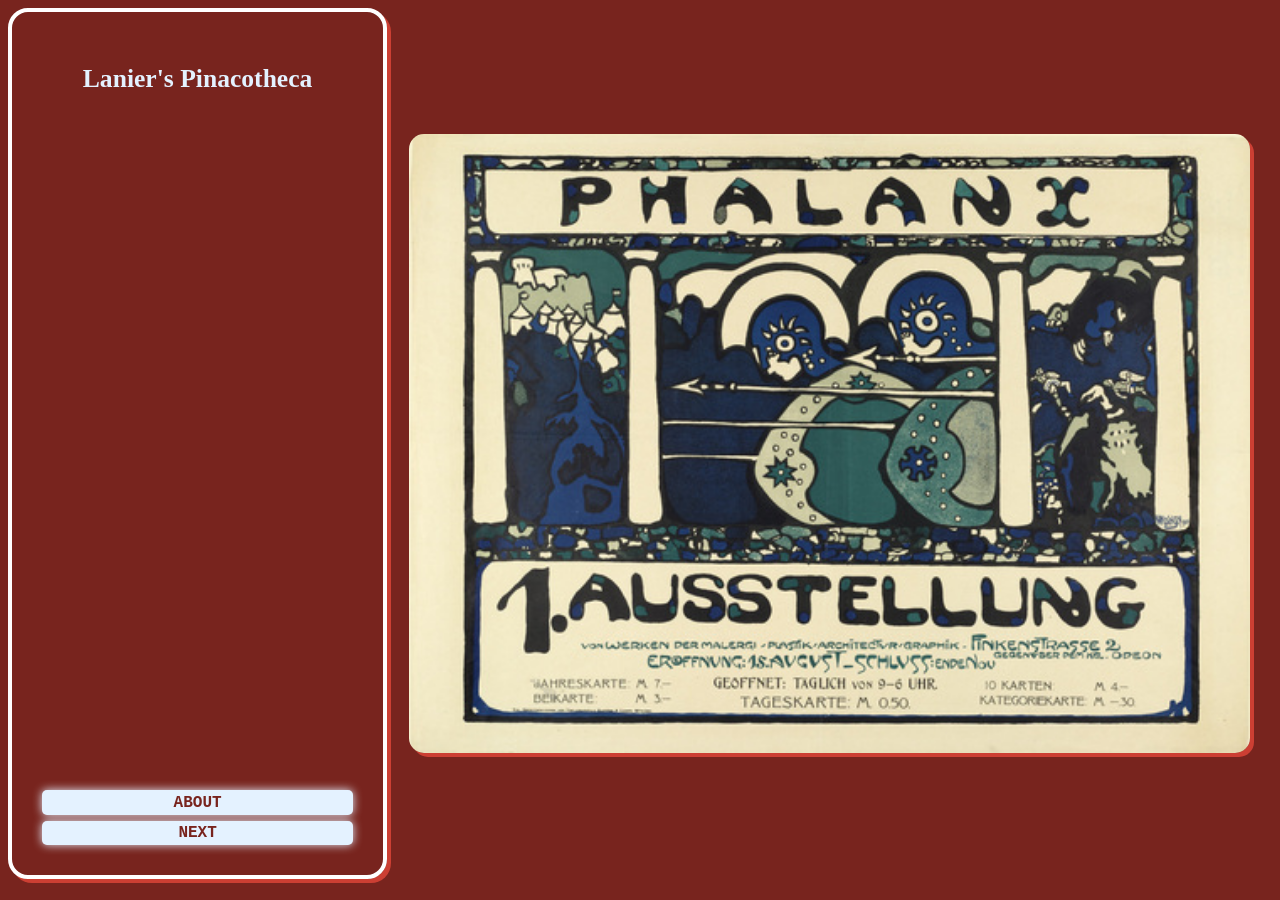
<file: index.html>
<!DOCTYPE html>
<html lang="en">
<head>
    <meta charset="UTF-8">
    <title>Lanier's Pinacotheca</title>
    <link rel="stylesheet" href="cssers/indexsheet.css">
</head>
<body>
    <div id="headersyumyum">
        <p id="titler">Lanier's Pinacotheca</p>
        <a href="about.html">ABOUT</a>
        <a href="mainpage.html">NEXT</a>
    </div>
    <div id="main">
        <img src="orz/Kandinsky,_Poster_of_Phalanx,_1901.jpg" alt="bro whered the photo go">
    </div>
</body>
</html>
</file>
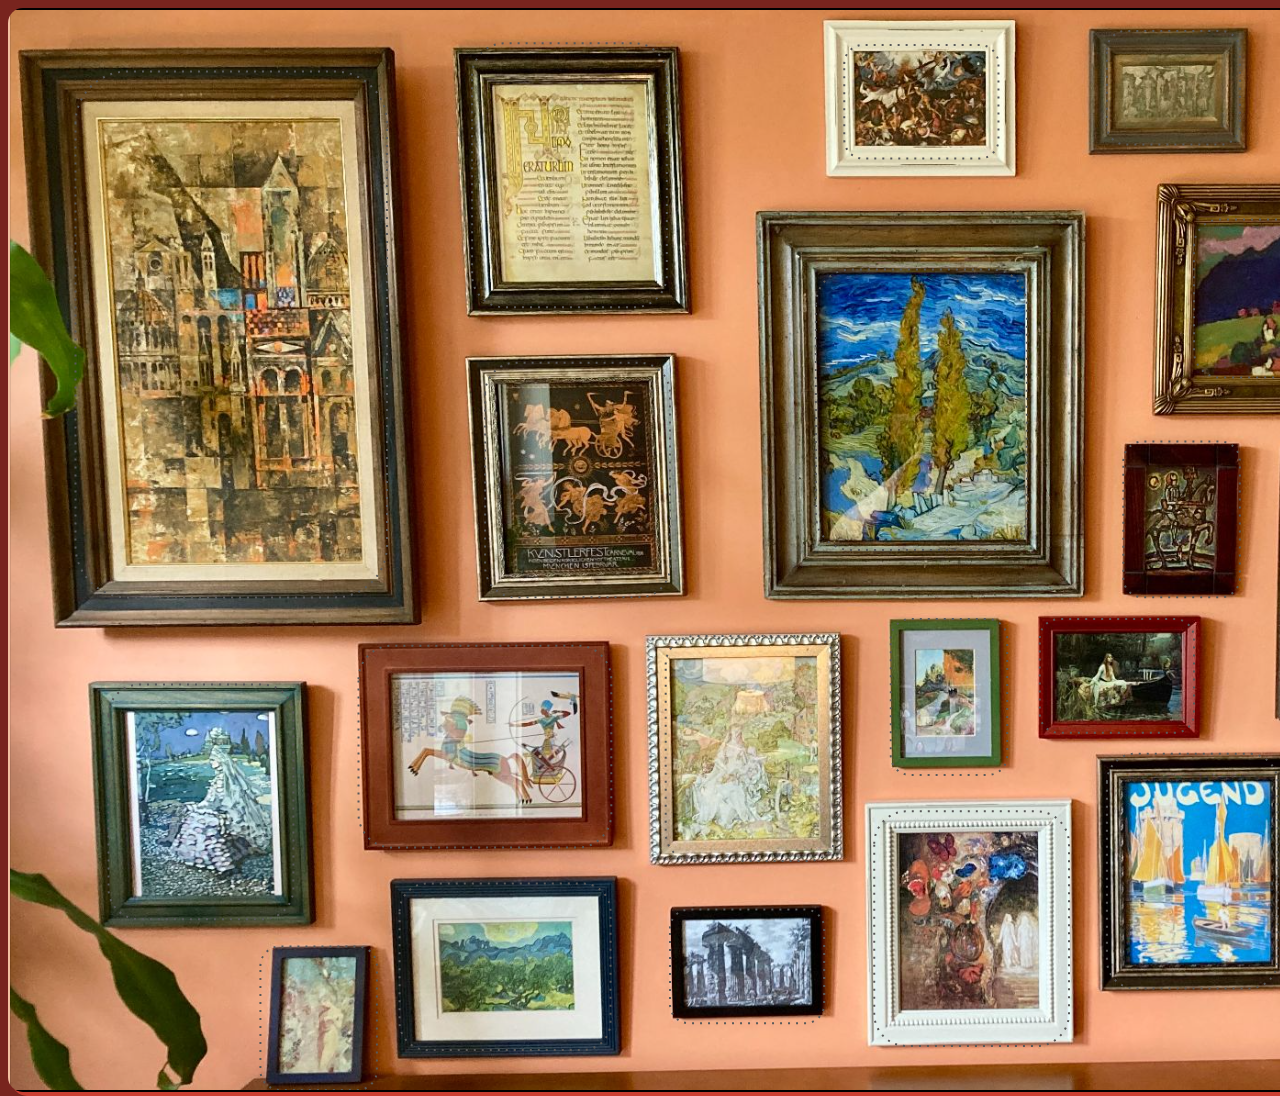
<file: wallb.html>
<!DOCTYPE html>
<html lang="en">
<head>
    <meta charset="UTF-8">
    <title>Lanier Wall</title>
    <link rel="stylesheet" href="cssers/walb.css">
</head>
<body>
    <div id="main">
        <div id="walb">
            <img src="raw_wall.png" alt="bro whered the photo go">
        </div>
        <div id="betweene"></div>
        <div id="deets">
            <div id="img"></div>
            <div id="deeters"></div>
        </div>
    </div>
</body>
</html>
</file>
<file: cssers/indexsheet.css>
:root {
    --color-1: rgb(204 63 51);
    --color-2: rgb(228 242 255);
    --color-3: rgb(255 255 255);
    --color-4: rgb(120 36 30);
}

body {
    background-color: var(--color-4);
    display: grid;
    grid-template-columns: 30% 70%;
    height: 90vh;
}

#headersyumyum {
    height: inherit;
    display: flex;
    flex-direction: column;
    justify-content: space-around;
    border: solid 4px var(--color-3);
    border-radius: 20px;
    padding: 7%;
    box-shadow: 4px 4px  var(--color-1);

    p {
        flex: 1;
        font-size: 1.6em;
        font-weight: 600;
        color: var(--color-2);
        text-align: center;
        font-family: Georgia, 'Times New Roman', Times, serif;
    }

    a {
        text-decoration: none;
        font-family: Courier New;
        font-weight: 700;
        padding: 1%;
        border-radius: 5px;
        color: var(--color-4);
        text-align: center;
        background-color: var(--color-2);
        box-shadow: 0px 0px 10px var(--color-2);
        margin: 1%;
    }
}

#main {
    display: grid;
    place-items: center;
    height: 100%;
    img {
        border-radius: 15px;
        min-width: 95%;
        max-width: 100%;
        aspect-ratio: auto;
        box-shadow: 4px 4px var(--color-1);
    }
}
</file>
<file: cssers/walb.css>
:root {
    --color-1: rgb(204 63 51);
    --color-2: rgb(228 242 255);
    --color-3: rgb(255 255 255);
    --color-4: rgb(120 36 30);
}

body {
    background-color: var(--color-4);
    height: 90vh;
}

#main {
    width: 250vw;
    display: grid;
    grid-template-columns: 100vw 50vw 100vw;
}

#walb {
    img {
        border-radius: 15px;
        aspect-ratio: auto;
        box-shadow: 4px 4px var(--color-1);
    }
}
</file>
